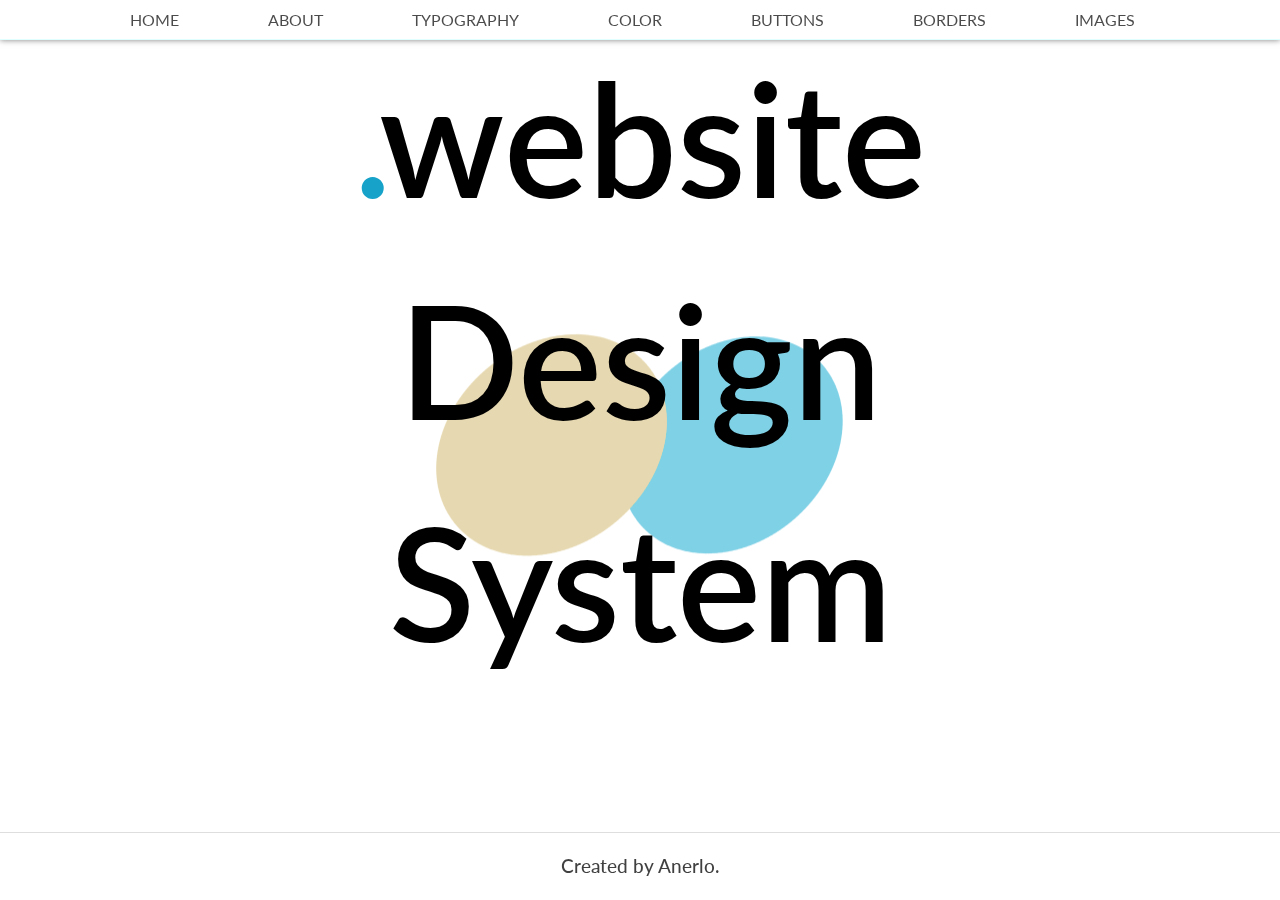
<file: index.html>
<!DOCTYPE html>
<html lang="en">
<head>
    <meta charset="UTF-8">
    <meta name="viewport" content="width=device-width, initial-scale=1.0">
    <title>Website Design</title>
    <link rel="icon" href="resources/images/icon2.ico" type="image/x-icon">
    <link rel="stylesheet" href="index.css">
    <link rel="preconnect" href="https://fonts.googleapis.com">
<link rel="preconnect" href="https://fonts.gstatic.com" crossorigin>
<link href="https://fonts.googleapis.com/css2?family=Lato:ital,wght@0,100;0,300;0,400;0,700;0,900;1,300;1,400;1,700&display=swap" rel="stylesheet">
</head>
<body>
    <header>
        <nav class="navigation">
            <ul>
                <li><a href="index.html">Home</a></li>
                <li><a href="about.html">About</a></li>
                <li><a href="typo.html">Typography</a></li>
                <li><a href="color.html">Color</a></li>
                <li><a href="button.html">Buttons</a></li>
                <li><a href="border.html">Borders</a></li>
                <li><a href="image.html">Images</a></li>
            </ul>
        </nav>
    </header>
    <main class="main">
        <h1 class="with-background" ><span class="dot">.</span> website Design System</h1>
    </main>
    <footer>
        <p>Created by Anerlo.</p>
    </footer>
</body>
</html>
</file>
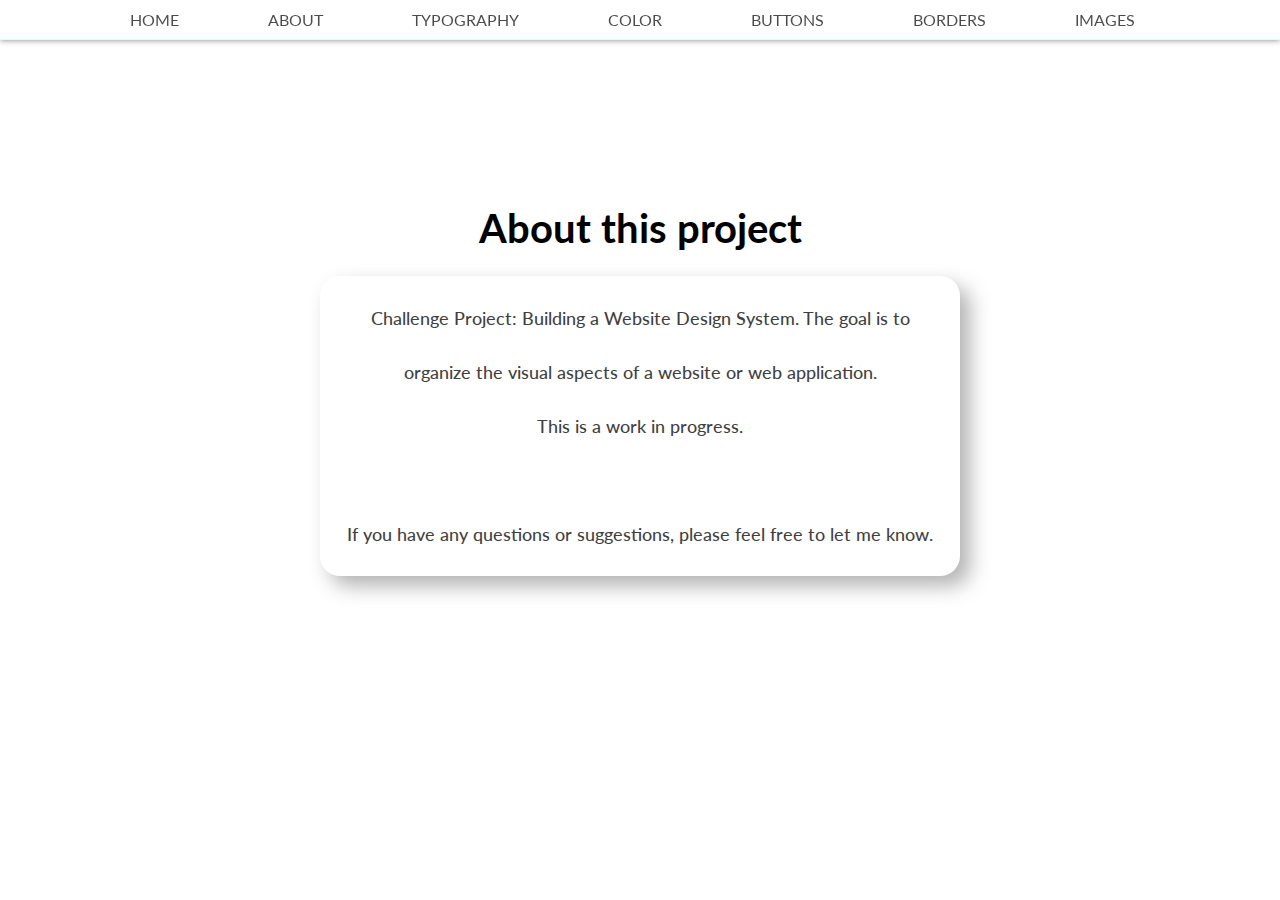
<file: about.html>
<!DOCTYPE html>
<html lang="en">
<head>
    <meta charset="UTF-8">
    <meta name="viewport" content="width=device-width, initial-scale=1.0">
    <title>About</title>
    <link rel="stylesheet" href="index.css">
    <link rel="preconnect" href="https://fonts.googleapis.com">
<link rel="preconnect" href="https://fonts.gstatic.com" crossorigin>
<link href="https://fonts.googleapis.com/css2?family=Lato:ital,wght@0,100;0,300;0,400;0,700;0,900;1,300;1,400;1,700&display=swap" rel="stylesheet">
</head>
<body>
    <header>
        <nav class="navigation">
            <ul>
                <li><a href="index.html">Home</a></li>
                <li><a href="about.html">About</a></li>
                <li><a href="typo.html">Typography</a></li>
                <li><a href="color.html">Color</a></li>
                <li><a href="button.html">Buttons</a></li>
                <li><a href="border.html">Borders</a></li>
                <li><a href="image.html">Images</a></li>
            </ul>
        </nav>
    </header>
    <main>
        <h2 class="abouth2" >About this project</h2>
        <p class="about">Challenge Project: Building a Website Design System. The goal is to organize the visual aspects of a website or web application. <br>This is a work in progress. <br><br>If you have any questions or suggestions, please feel free to let me know.</p>
        
    </main>
</body>
</file>
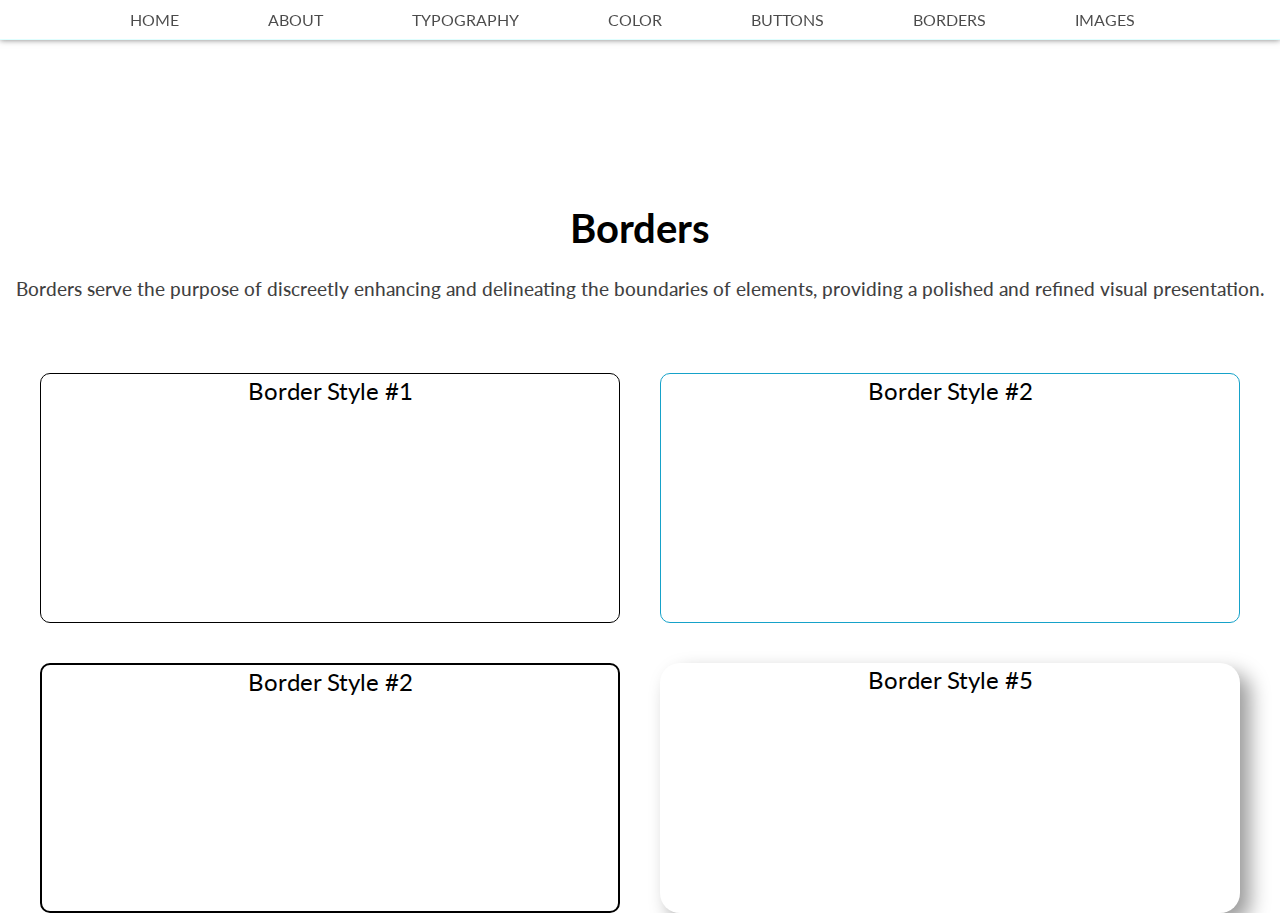
<file: border.html>
<!DOCTYPE html>
<html lang="en">
<head>
    <meta charset="UTF-8">
    <meta name="viewport" content="width=device-width, initial-scale=1.0">
    <title>Borders</title>
    <link rel="icon" href="resources/images/icon2.ico" type="image/x-icon">
    <link rel="stylesheet" href="index.css">
    <link rel="preconnect" href="https://fonts.googleapis.com">
<link rel="preconnect" href="https://fonts.gstatic.com" crossorigin>
<link href="https://fonts.googleapis.com/css2?family=Lato:ital,wght@0,100;0,300;0,400;0,700;0,900;1,300;1,400;1,700&display=swap" rel="stylesheet">
</head>
<body>
    <header>
        <nav class="navigation">
            <ul>
                <li><a href="index.html">Home</a></li>
                <li><a href="about.html">About</a></li>
                <li><a href="typo.html">Typography</a></li>
                <li><a href="color.html">Color</a></li>
                <li><a href="button.html">Buttons</a></li>
                <li><a href="border.html">Borders</a></li>
                <li><a href="image.html">Images</a></li>
            </ul>
        </nav>
    </header>
    <main class="borderpage">
        <h2 class="abouth2">Borders</h2>
        <p>Borders serve the purpose of discreetly enhancing and delineating the boundaries of elements, providing a polished and refined visual presentation.</p>
            <div class="bordercontainer">
                <div class="border1">
                    <h5>Border Style #1</h5>
                </div>
                <div class="border2">
                    <h5>Border Style #2</h5>
                </div>
                <div class="border3">
                    <h5>Border Style #2</h5>
                </div>
                <div class="border4">
                    <h5>Border Style #5</h5>
                </div>
            </div>
    </main>
</body>
</file>
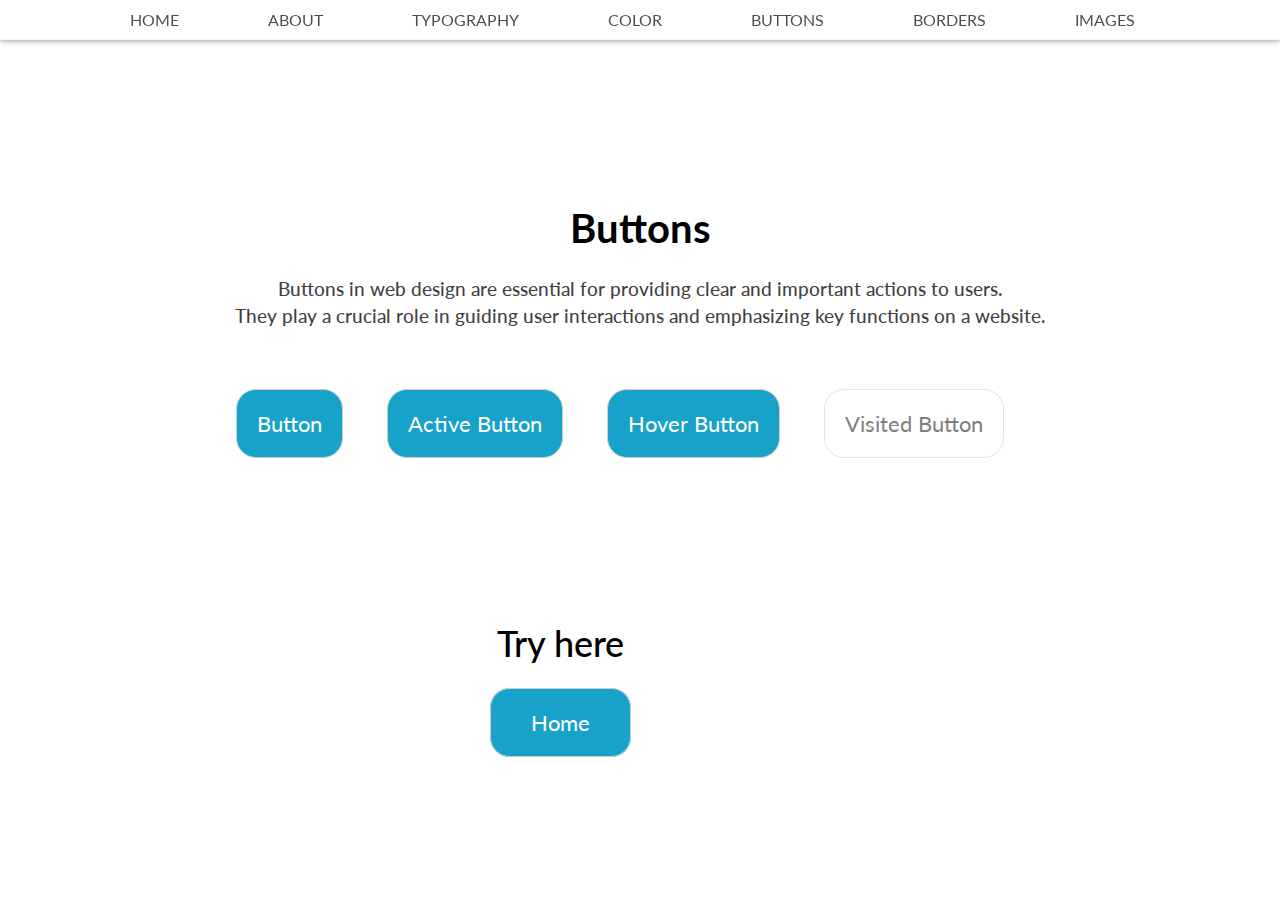
<file: button.html>
<!DOCTYPE html>
<html lang="en">
<head>
    <meta charset="UTF-8">
    <meta name="viewport" content="width=device-width, initial-scale=1.0">
    <title>Buttons</title>
    <link rel="icon" href="resources/images/icon2.ico" type="image/x-icon">
    <link rel="stylesheet" href="index.css">
    <link rel="preconnect" href="https://fonts.googleapis.com">
<link rel="preconnect" href="https://fonts.gstatic.com" crossorigin>
<link href="https://fonts.googleapis.com/css2?family=Lato:ital,wght@0,100;0,300;0,400;0,700;0,900;1,300;1,400;1,700&display=swap" rel="stylesheet">
</head>
<body>
    <header>
        <nav class="navigation">
            <ul>
                <li><a href="index.html">Home</a></li>
                <li><a href="about.html">About</a></li>
                <li><a href="typo.html">Typography</a></li>
                <li><a href="color.html">Color</a></li>
                <li><a href="button.html">Buttons</a></li>
                <li><a href="border.html">Borders</a></li>
                <li><a href="image.html">Images</a></li>
            </ul>
        </nav>
    </header>
    <main>
        <h2 class="abouth2">Buttons</h2>
        <p>Buttons in web design are essential for providing clear and important actions to users. <br> They play a crucial role in guiding user interactions and emphasizing key functions on a website.</p>
        <div class="buttons">
            <a href="#" class="btn">Button</a>
            <a href="#" class="btn btn-active">Active Button</a>
            <a href="#" class="btn btn-hover">Hover Button</a>
            <a href="#" class="btn btn-visited">Visited Button</a>
        </div>
        <div class="example">
            <h3>Try here</h3>
            <a href="index.html" class="examplebtn">Home</a>
        </div>
    </main>
</body>
</file>
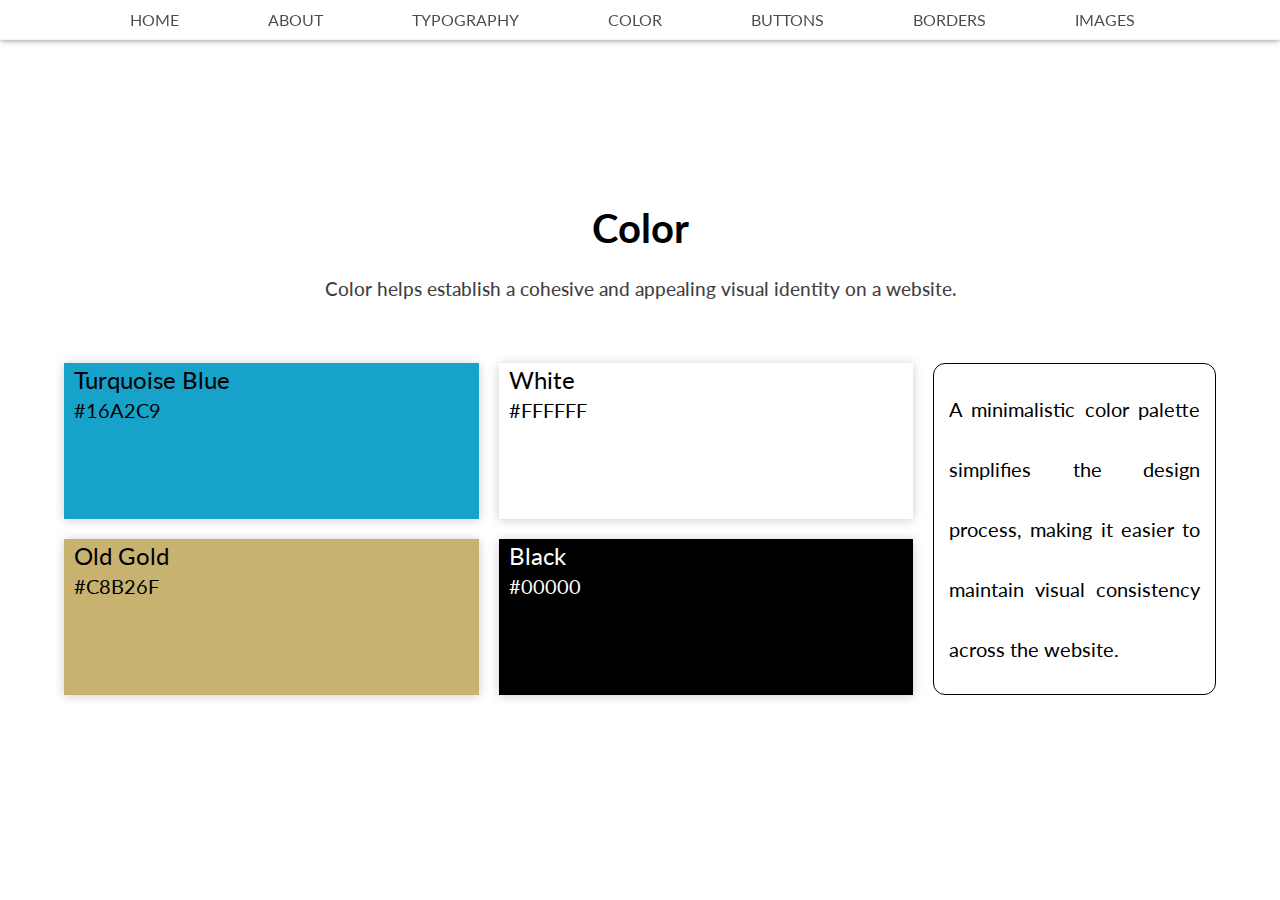
<file: color.html>
<!DOCTYPE html>
<html lang="en">
<head>
    <meta charset="UTF-8">
    <meta name="viewport" content="width=device-width, initial-scale=1.0">
    <title>color</title>
    <link rel="icon" href="resources/images/icon2.ico" type="image/x-icon">
    <link rel="stylesheet" href="index.css">
    <link rel="preconnect" href="https://fonts.googleapis.com">
<link rel="preconnect" href="https://fonts.gstatic.com" crossorigin>
<link href="https://fonts.googleapis.com/css2?family=Lato:ital,wght@0,100;0,300;0,400;0,700;0,900;1,300;1,400;1,700&display=swap" rel="stylesheet">
</head>
<body>
    <header>
        <nav class="navigation">
            <ul>
                <li><a href="index.html">Home</a></li>
                <li><a href="about.html">About</a></li>
                <li><a href="typo.html">Typography</a></li>
                <li><a href="color.html">Color</a></li>
                <li><a href="button.html">Buttons</a></li>
                <li><a href="border.html">Borders</a></li>
                <li><a href="image.html">Images</a></li>
            </ul>
        </nav>
    </header>
    <main>
        <div>
        <h2 class="abouth2">Color</h2>
            <p>Color helps establish a cohesive and appealing visual identity on a website.</p>
        </div>
        <div class="container">
            <div class="container-color">
                <div class="colorcontainerblue">
                    <div class="card">
                        <h5>Turquoise Blue</h5>
                        <h6>#16A2C9</h6>
                    </h5>
                    </div>
                </div>
                <div class="colorcontainerwhite">
                        <div class="card">
                            <h5>White</h5>
                            <h6>#FFFFFF</h6>
                        </div>
                </div>
                <div class="colorcontainergold">
                        <div class="card">
                            <h5>Old Gold</h5>
                            <h6>#C8B26F</h6>
                        </div>
                </div>
                <div class="colorcontainerblack">
                    <div class="card">
                        <h5>Black</h5>
                        <h6>#00000</h6>
                    </div>
               </div>
            </div>
            <div class="banner">
                <h6>A minimalistic color palette simplifies the design process, making it easier to maintain visual consistency across the website.</h6>                </div>
            </div>
    </main>
</body>
</file>
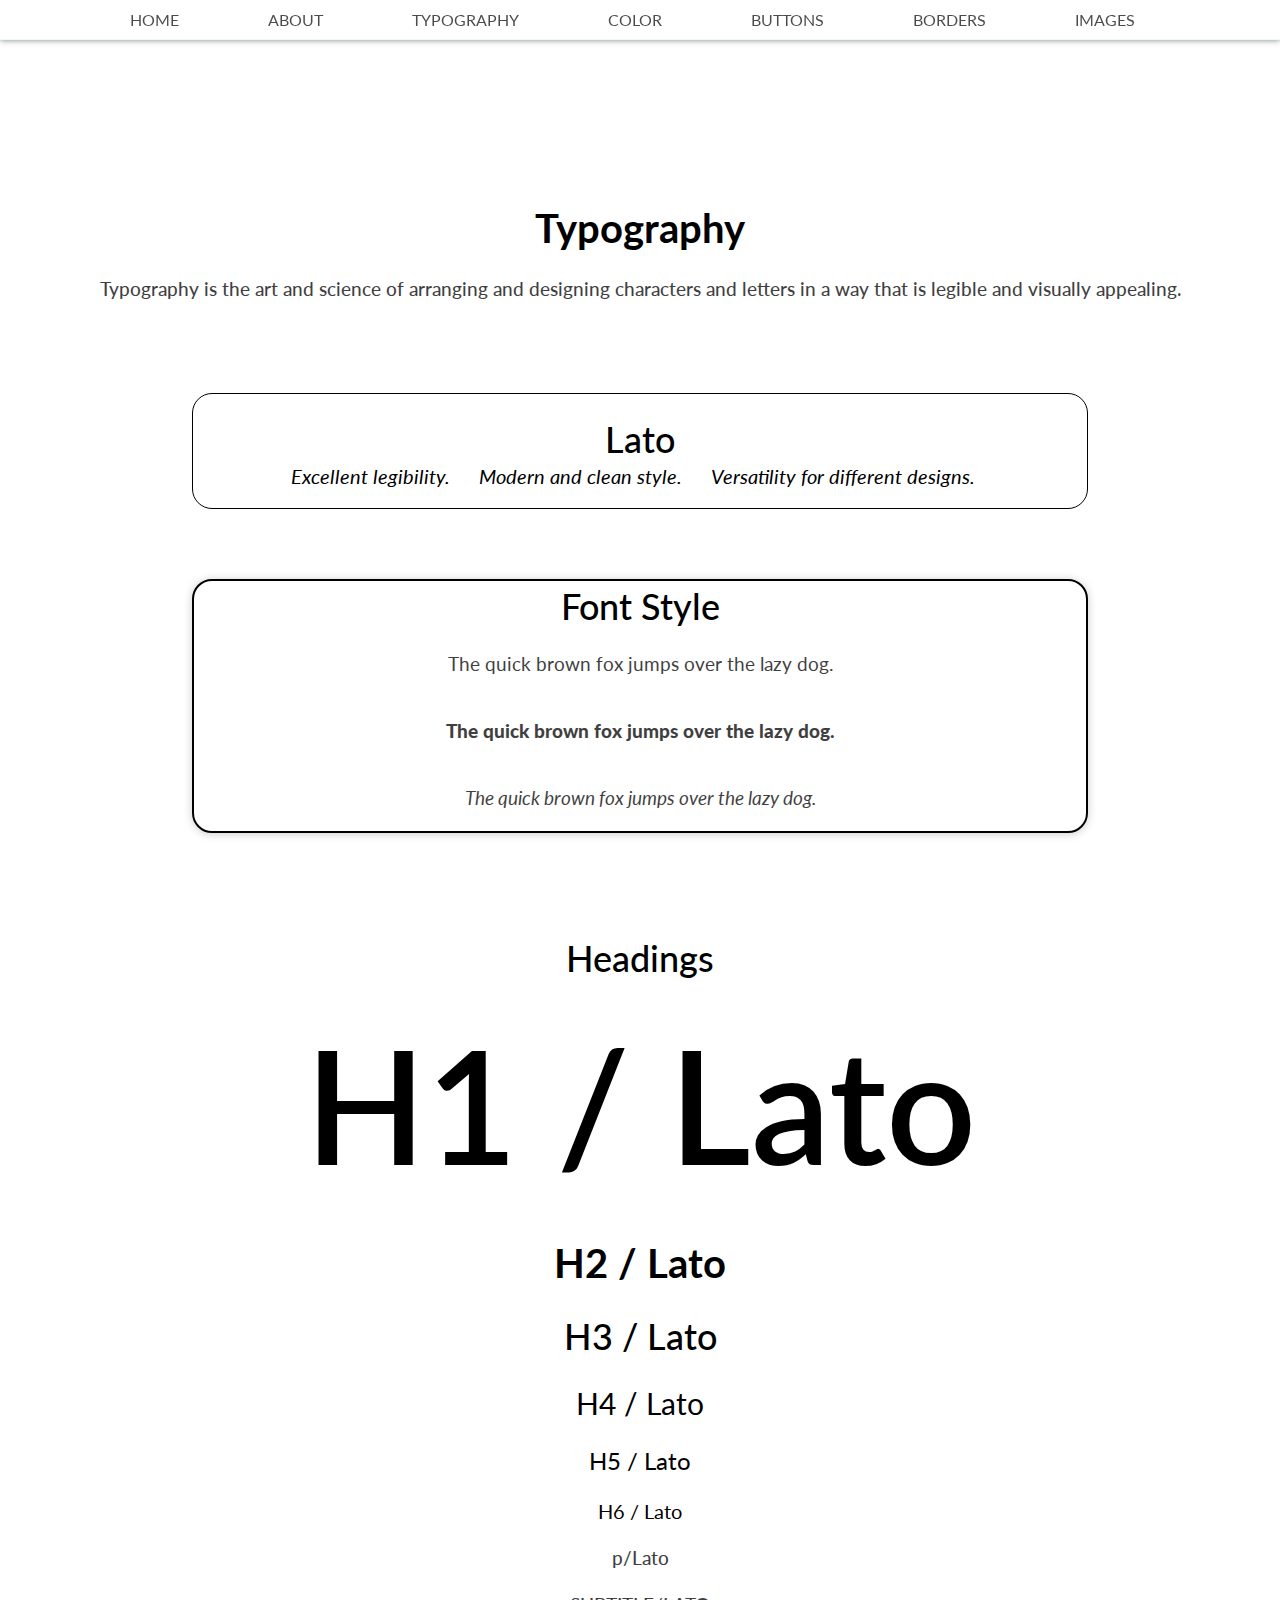
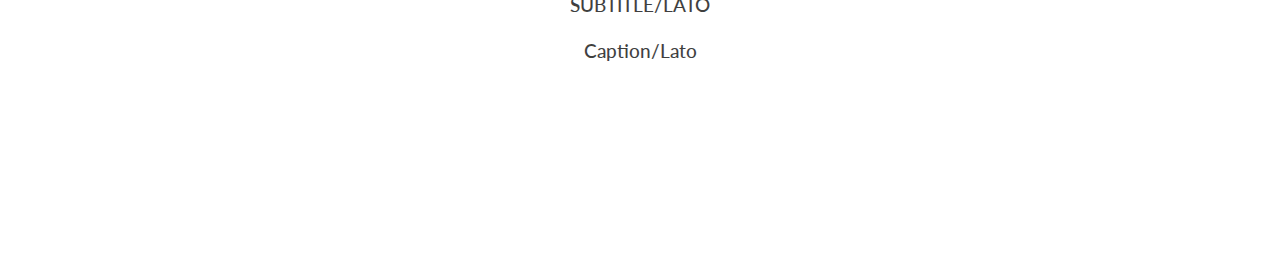
<file: typo.html>
<!DOCTYPE html>
<html lang="en">
<head>
    <meta charset="UTF-8">
    <meta name="viewport" content="width=device-width, initial-scale=1.0">
    <title>Typography</title>
    <link rel="stylesheet" href="index.css">
    <link rel="preconnect" href="https://fonts.googleapis.com">
<link rel="preconnect" href="https://fonts.gstatic.com" crossorigin>
<link href="https://fonts.googleapis.com/css2?family=Lato:ital,wght@0,100;0,300;0,400;0,700;0,900;1,300;1,400;1,700&display=swap" rel="stylesheet">
<script src="https://code.jquery.com/jquery-3.6.0.min.js"></script>
</head>
<body>
    <header>
        <nav class="navigation">
            <ul>
                <li><a href="index.html">Home</a></li>
                <li><a href="about.html">About</a></li>
                <li><a href="typo.html">Typography</a></li>
                <li><a href="color.html">Color</a></li>
                <li><a href="button.html">Buttons</a></li>
                <li><a href="border.html">Borders</a></li>
                <li><a href="image.html">Images</a></li>
            </ul>
        </nav>
    </header>
    <main>
        <h2 class="abouth2">Typography</h2>
            <p>Typography is the art and science of arranging and designing characters and letters in a way that is legible and visually appealing.</p>
            <div class="fontselect" >
                <h3>Lato</h3>
                        <ul>
                            <li>Excellent legibility.</li>
                            <li>Modern and clean style.</li>
                            <li>Versatility for different designs.</li>
                        </ul>
                </div>
                <div class="fontstyle">
                    <h3>Font Style</h3>
                        <p id="regular">The quick brown fox jumps over the lazy dog.</p>
                        <p id="bold">The quick brown fox jumps over the lazy dog.</p>
                        <p id="italic">The quick brown fox jumps over the lazy dog.</p>
                </div>
            <div class="examplestypo">
                <h3>Headings</h3>
                <h1 class="accordion-header" style="background-color: transparent;">H1 / Lato</h1>
                    <div class="accordion-content">
                        <p>Main page or section title.</p>
                    </div>  
                <h2 class="accordion-header" style="background-color: transparent;">H2 / Lato</h2>
                    <div class="accordion-content">
                        <p>Section titles.</p>
                    </div> 
                <h3 class="accordion-header" style="background-color: transparent;">H3 / Lato</h3>
                    <div class="accordion-content">
                        <p>Sub-section titles.</p>
                    </div> 
                <h4 class="accordion-header" style="background-color: transparent;">H4 / Lato</h4>
                    <div class="accordion-content">
                        <p>Sub-section titles (smaller).</p>
                    </div> 
                <h5 class="accordion-header" style="background-color: transparent;">H5 / Lato</h5>
                    <div class="accordion-content">
                        <p>Sub-section titles (even smaller).</p>
                    </div> 
                <h6 class="accordion-header" style="background-color: transparent;">H6 / Lato</h6>
                    <div class="accordion-content">
                        <p>Minor section titles.</p>
                    </div> 
                <p class="accordion-header" style="background-color: transparent;">p/Lato</p>
                    <div class="accordion-content">
                        <p>Regular paragraph text.</p>
                    </div> 
                <p class="accordion-header" class="subtitle" style="background-color: transparent;">SUBTITLE/LATO</p>
                    <div class="accordion-content">
                        <p>Secondary text that provides additional information or context to the main title.</p>
                    </div> 
                <p  class="accordion-header" class="caption" style="background-color: transparent;">Caption/Lato</p>
                    <div class="accordion-content">
                        <p>Short description or title placed near an image, graphic, table, or other media element.</p>
                    </div> 
            </div> 
    </main>
<script>
$(document).ready(function() {
  // Oculta todos los elementos .accordion-content al principio
  $('.accordion-content').slideUp();

  // Agrega un evento de clic a los encabezados
  $('.accordion-header').click(function() {
    // Encuentra el contenido asociado y lo muestra u oculta
    $(this).next('.accordion-content').slideToggle();
  });
});
</script>
</body>
</file>
<file: index.css>
*{
    box-sizing: border-box;
    margin: 0;
    padding: 0;
}
body{
    height: 100pv;
    justify-content: center;
    align-items: center;
    font-family: Lato, sans-serif;
}
.navigation {
    box-sizing: border-box;
    background-color: white;
    border-bottom: 1px solid lightcyan;
    position: fixed;
    padding: 10px;
    width: 100%;
    margin: 0 auto;
    top: 0%;
    text-align: center;
    z-index: 900;
    box-shadow: 0 0 6px rgba(0, 0, 0, 0.5);
}
ul {
    list-style: none;
    padding: 0;
}
li {
    display: inline; 
    margin-right: 15px;
    padding: 0 5px;
  }
.navigation li a {
    text-decoration: none;
    font-size: 1rem;
    color: black;
    opacity: 70%;
    padding: 0 30px;
    position: relative;
    text-transform: uppercase;
}
.navigation ul li a::before,
.navigation ul li a::after {
    content: "";
    border-bottom: 5px solid #16a2c9;
    position: absolute;
    transition: 0.4s;
}
.navigation ul li a::before {
    bottom: -7px;
    left: 0;
    width: 10%;
    opacity: 0;
}
.navigation ul li a::after {
    bottom: -7px;
    right: 0;
    width: 10%;
    opacity: 0;
}
.navigation ul li a:hover::before,
.navigation ul li a:hover::after {
    width: 50%;
    opacity: 1;
}
.main {
    position: absolute;
    top: 50%;
    left: 50%;
    transform: translate(-50%, -50%);
    text-align: center;
    padding-bottom: 180px;
}
.with-background::before {
    content: "";
    background-image: url("resources/images/Index.png");
    opacity: 0.5;
    position: absolute;
    top: 0;
    left: 0;
    width: 100%;
    height: 100%;
    z-index: -1; 
    background-repeat: no-repeat;
    background-position: center;
}
.dot {
  color: #16a2c9;
  margin-right: -3rem;
}
footer p {
    position: fixed;
    width: 100%;
    bottom: 0;
    border-top: 1px solid lightgray;
}
p {
    font-size: 18px;
    font-weight: 500;
    padding: 20px 0;
    text-align: center;
    opacity: 75%;
}
.about {
    font-size: 18px;
    box-shadow: 10px 10px 20px rgba(0,0,0,0.4);
    border-radius: 20px;
    width: 50%;
    margin: auto;
    line-height: 3;
    text-align: center;
    padding: 15px;
    position: relative;
    top: 20px;
}
.fontselect {
    text-align: center;
    border-radius: 20px;
    width: 70%;
    margin: 0 auto;
    margin-bottom: 70px;
    margin-top: 70px;
    border: 1px solid #000000;
    cursor: pointer;
    padding: 20px;
}
.fontselect ul li {
    font-style: italic;
    font-size: 20px;
}
.fontstyle {
    text-align: center;
    border-radius: 20px;
    width: 70%;
    margin: 0 auto;
    margin-bottom: 70px;
    margin-top: 70px;
    border: 2px solid #000000;
    box-shadow: 0px 1px 10px rgba(0,0,0,0.2);
    transition: all 400ms ease;
}
.fontstyle:hover {
    border-top: 1px solid #16a2c9;
    box-shadow: 5px 10px 20px rgba(0,0,0,0.4);
    transform: translateY(-4%);
}
.fontstyle p#regular {
    font-weight: 400;
}
.fontstyle p#bold {
    font-weight:900;
}
.fontstyle p#italic {
    font-weight: 400;
    font-style: italic;
}

/* Oculta el contenido del acordeon por defecto*/
.examplestypo {
    text-align: center;
    line-height: normal;
    margin-bottom: 200px;
    margin-top: 100px;
}
.accordion-header {
    cursor: pointer;
    padding: 10px;
    background-color: transparent;
    margin: 0;
}
.accordion-header:hover {
    font-weight: bolder;
    color:#16a2c9;
}
h1, h2 {
    text-align: center;
}
h1 {
    font-size: 9.9rem;
    font-weight: 600;
    margin: 0;   
}
h2.abouth2 {
    font-size: 40px;
    color: black;
    margin-top: 200px;
}
h2 {
    font-size: 40px;
}
h3 {
    font-size: 36px;
    font-weight: 500; 
}
h4 {
    font-size: 30px;
    font-weight: 400;
}
h5 {
    font-size: 24px;
    font-weight: 400;
}
h6 {
    font-size: 20px;
    font-weight: 400;
}
p{
    font-size: 19px;
}
h3, h4, h5, h6, p, h1, h2 {
    line-height: 1.4;
}
p.subtitle {
    text-transform: uppercase;
}

p.caption {
    font-size: 12px;
}
.container {
    width: 90%;
    max-width: 1200px;
    margin: auto;
    padding: 40px 0;
    /* Grid */
    display: grid;
    grid-template-columns: 3fr 1fr;
    gap: 20px;
}

.container-color {
    display: grid;
    grid-template-columns: repeat(2, 1fr);
    gap: 20px;
}
.colorcontainerblue {
    background-color: #16a2c9;
}
.colorcontainerwhite {
    background-color: #ffffff;
}
.colorcontainergold {
    background-color: #c8b26f;
}
.colorcontainerblack {
    background-color: #000000;
    color: #ffffff;
}
.colorcontainerblack,
.colorcontainerblue,
.colorcontainergold,
.colorcontainerwhite {
    box-shadow: 0px 1px 10px rgba(0,0,0,0.2);
    cursor: default;
    transition: all 400ms ease;
}
.colorcontainerblack:hover,
.colorcontainerblue:hover,
.colorcontainergold:hover,
.colorcontainerwhite:hover{
    box-shadow: 5px 10px 20px rgba(0,0,0,0.4);
    transform: translateY(-4%);
}
.banner {
    background-color: #ffffff;
    padding: 15px;
    border: 1px solid #000000;
    border-radius: 12px;
}
.banner h6 {
    line-height: 3;
    text-align: justify;
}
.card {
    text-align: left;
    padding-left: 10px;
    display: flex;
    flex-direction: column;
    justify-content: space-between;
}
/* Base style for the button */
.buttons {
    text-align: center;
}
.buttons a {
    font-family: Lato, sans-serif;
    font-size: 22px;
    padding: 20px;
    margin-top: 40px;
}
.btn {
    display: inline-block;
    padding: 10px 20px;
    text-decoration: none;
    color: #ffffff;
    background-color: #16a2c9;
    border: 1px solid #ccc;
    border-radius: 20px;
    margin-right: 40px;
}
.btn-hover:hover {
    background-color: #c8b26f;
    color: white;
    transition: all 1s ease-out;
    cursor: pointer;
}
.btn-active:active {
    background-color: #ffffff;
    color: #16a2c9;
    cursor: pointer;
}
.btn-visited {
    background-color: #ffffff;
    color: #000000;
    opacity: 0.5;
    cursor: not-allowed;
}
.example, h3 a {
    text-align: center;
    position: relative;
    top: 100px;
    left: 240px;
    width: 50%;
}
.example h3 {
    text-align: center;
    padding-top: 40px;
    margin-bottom: 40px;
}
 .example {
    font-family: Lato, sans-serif;
    font-size: 22px;
    padding: 20px;
    padding-bottom: 100px;
    margin-top: 40px;
    text-align: center;
    margin: 0;
}
.examplebtn {
    padding: 20px 40px;
    text-decoration: none;
    color: #ffffff;
    background-color: #16a2c9;
    border: 1px solid #ccc;
    border-radius: 20px;
}
.examplebtn:hover {
    background-color: #c8b26f;
    color: white;
    transition: all 0.7s ease-out;
    cursor: pointer;
}
.examplebtn:active {
    background-color: #ffffff;
    color: #16a2c9;
    cursor: pointer;
}

/* Borders*/
.bordercontainer{
    display: grid;
    grid-template-columns: 1fr 1fr;
    gap: 40px;
    margin: 0 40px;
    padding-top: 50px;
    
}
.border1{
    border: 1px solid #000000;
    border-radius: 10px;
    height: 250px;
    width: 100%;
    margin: auto;
    text-align: center;
}
.border2{
    border: 1px solid #16a2c9;
    border-radius: 10px;
    height: 250px;
    width: 100%
    margin: auto;
    text-align: center;
}
.border3{
    border: 2px solid #000000;
    border-radius: 10px;
    height: 250px;
    width: 100%
    margin: auto;
    text-align: center;
}
.border4{
    box-shadow: 10px 10px 20px rgba(0,0,0,0.4);
    border-radius: 20px;
    width: 100%;
    height: 250px;
    margin: auto;
    text-align: center;
}

/*Imagen Section*/
#contentitemcarrusel{
    width: 50%;
    height: 800px;
    overflow: hidden;
    margin: auto;
}
.itemcarrusel{
    height: 100%;
    position: relative;
    align-items: center;
}
.carruselcard{
    height: 100%;
    text-align: center;

}
.carruselcard img{
    display: inline-block;
}
.carruselarrows{
    position: absolute;
    top: 0;
    width: 100%;
    height: 100%;
    display: flex;
    align-items: center;
    justify-content: space-between;
    padding: 20px;

}
a{
    text-decoration: none;
}
i{
    color: #16a2c9;
    font-size: 50px;
}
i:hover{
    color: #000000;
    cursor: default;
}
.art1{
    width: 700px;
    height: 100%;
    padding: 30px;
    padding-left: 100px;
    justify-content: center;
}
.art2{
    width: 700px;
    height: 80%;
    padding: 30px;
    padding-left: 100px;
    justify-content: center;
}
.art3{
    width: 700px;
    height: 75%;
    padding: 30px;
    padding-left: 100px;
    justify-content: center;
}
.art4{
    width: 700px;
    height: 80%;
    padding: 30px;
    padding-left: 100px;
    justify-content: center;
}
</file>
